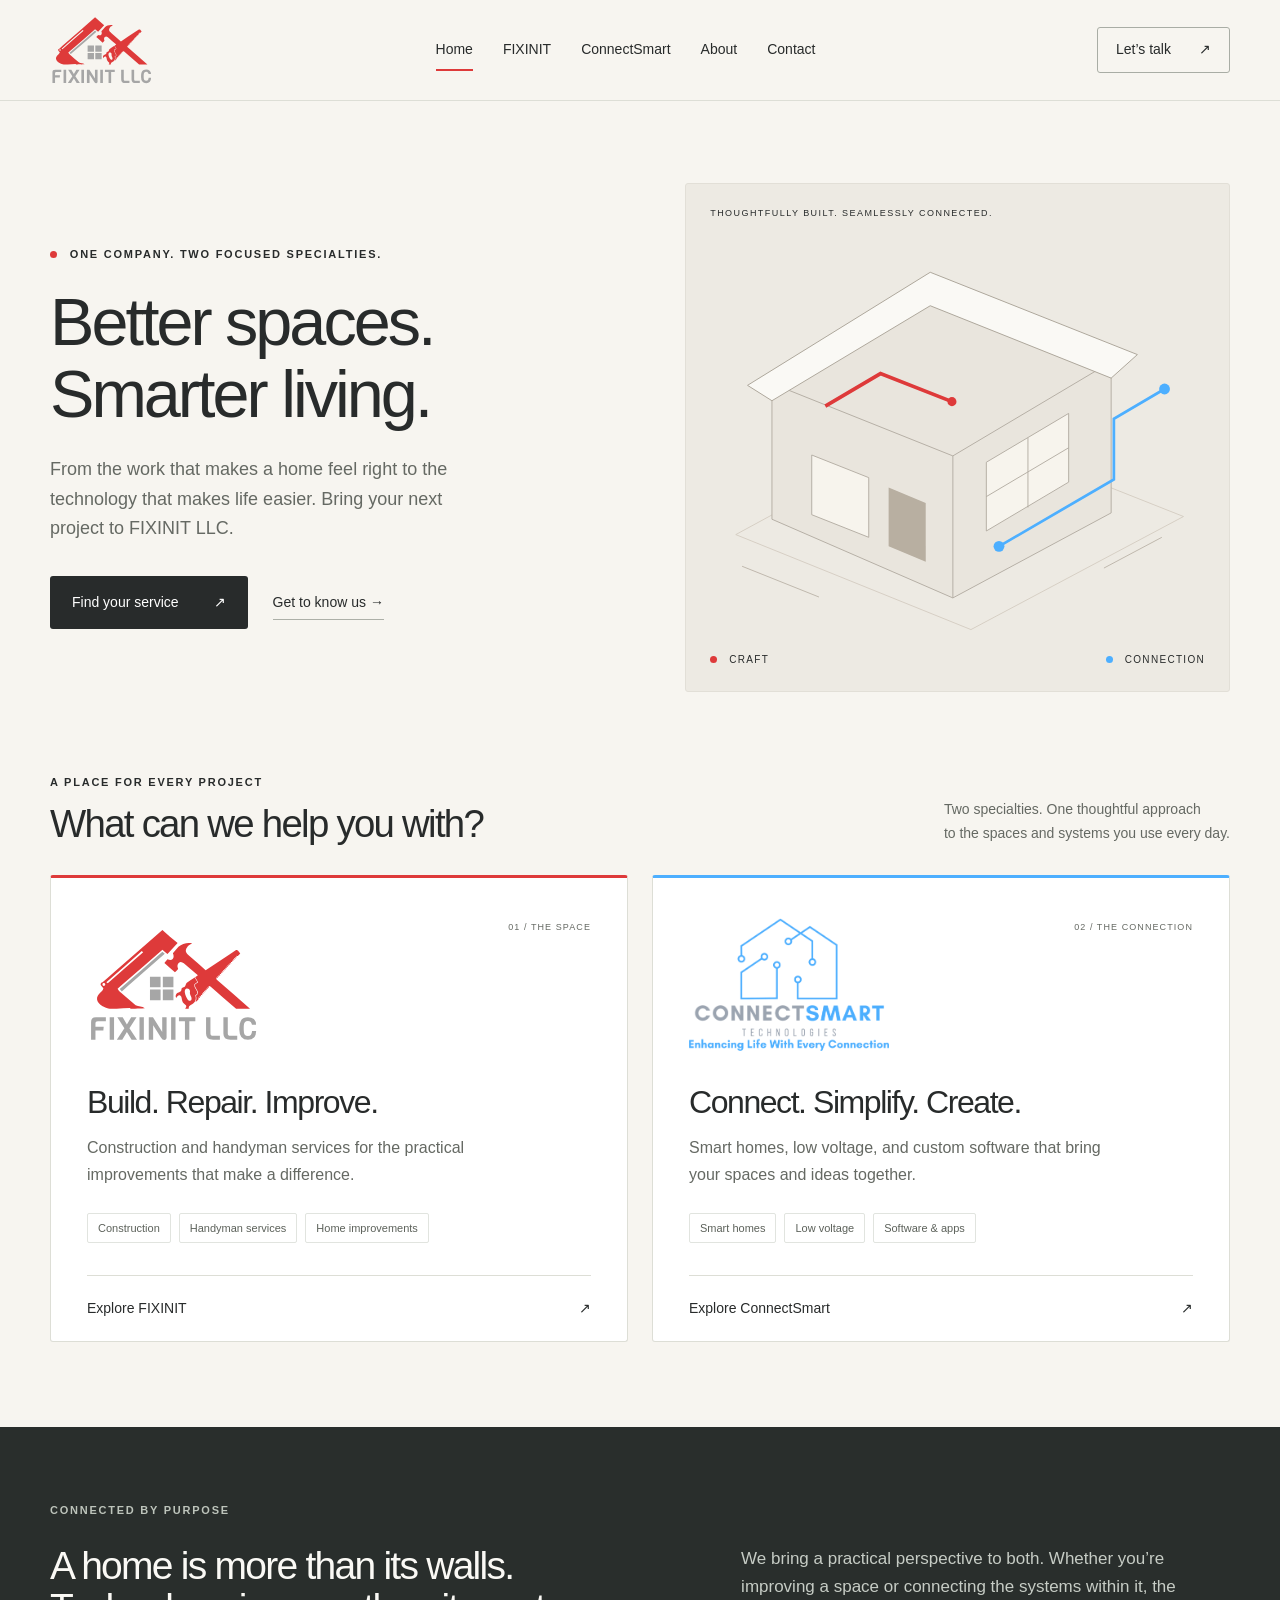
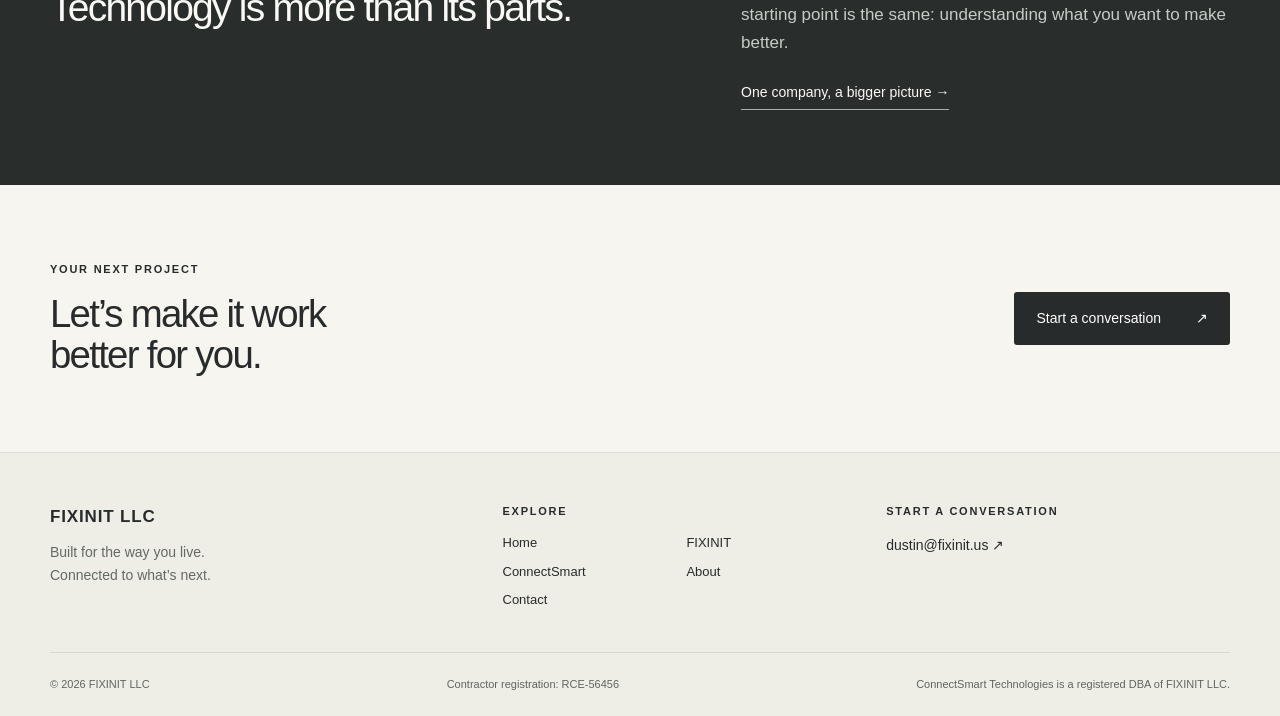
<file: index.html>
<!doctype html><html lang="en"><head><meta charset="utf-8"><meta name="viewport" content="width=device-width, initial-scale=1"><meta name="description" content="FIXINIT LLC brings together construction and handyman services with ConnectSmart smart homes, low voltage, and software development."><title>FIXINIT LLC | Building Connections</title><link rel="icon" href="assets/fixinit-web.svg" type="image/svg+xml"><link rel="stylesheet" href="styles.css"><script src="site.js" defer></script></head><body><a class="skip" href="#main">Skip to content</a><header><div class="header-inner"><a class="brand" href="index.html" aria-label="FIXINIT LLC home"><img src="assets/fixinit-web.svg" width="104" height="70" alt="FIXINIT LLC"></a><button class="menu-toggle" aria-expanded="false" aria-controls="navigation">Menu <span aria-hidden="true">＋</span></button><nav id="navigation" aria-label="Main navigation"><a href="index.html" aria-current="page">Home</a><a href="fixinit.html">FIXINIT</a><a href="connectsmart.html">ConnectSmart</a><a href="about.html">About</a><a href="contact.html">Contact</a></nav><a class="header-cta" href="contact.html">Let’s talk <span aria-hidden="true">↗</span></a></div></header><main id="main"><section class="hero wrap"><div class="hero-copy"><span class="eyebrow"><i class="red-dot"></i> ONE COMPANY. TWO FOCUSED SPECIALTIES.</span><h1>Better spaces.<br>Smarter living.</h1><p>From the work that makes a home feel right to the technology that makes life easier. Bring your next project to FIXINIT LLC.</p><a class="button" href="#services">Find your service<span aria-hidden="true">↗</span></a><a class="text-link" href="about.html">Get to know us <span aria-hidden="true">→</span></a></div><div class="architecture" aria-hidden="true"><div class="art-label">THOUGHTFULLY BUILT. SEAMLESSLY CONNECTED.</div><svg viewBox="0 0 600 480" fill="none"><path d="M55 350 315 455 550 330 285 225Z" stroke="#d4cdc1"/><path d="M95 333V183L270 78 470 159V326L295 420Z" fill="#e9e5dd" stroke="#b1aaa0"/><path d="m95 183 200 80 175-104M295 263v157" stroke="#b1aaa0"/><path d="m68 185 202-125 229 91-29 26-200-80-175 105Z" fill="#faf9f5" stroke="#a7a094"/><path d="M139 262v66l63 25v-66Z" fill="#f7f4ed" stroke="#b1aaa0"/><path d="M224 298v65l41 17v-65Z" fill="#b8afa1"/><path d="m332 270 91-54v76l-91 54Z" fill="#f7f4ed" stroke="#b1aaa0"/><path d="m378 243 0 77m-46-12 91-54" stroke="#b1aaa0"/><path d="m154 208 61-36 79 31" stroke="#de3a3a" stroke-width="4"/><path d="m346 363 127-74v-67l56-33" stroke="#4dafff" stroke-width="3"/><circle cx="346" cy="363" r="6" fill="#4dafff"/><circle cx="529" cy="189" r="6" fill="#4dafff"/><path d="m62 385 85 34m315-32 64-34" stroke="#bbb3a8"/><circle cx="294" cy="203" r="5" fill="#de3a3a"/></svg><div class="art-bottom"><span><i class="red-dot"></i> CRAFT</span><span><i class="blue-dot"></i> CONNECTION</span></div></div></section><section id="services" class="services wrap"><div class="section-head"><div><span class="eyebrow">A place for every project</span><h2>What can we help you with?</h2></div><p>Two specialties. One thoughtful approach<br>to the spaces and systems you use every day.</p></div><div class="service-grid"><article class="service-card fix"><div class="card-brand"><img src="assets/fixinit-web.svg" width="174" height="118" alt="FIXINIT LLC"><span class="card-number">01 / THE SPACE</span></div><h3>Build. Repair. Improve.</h3><p>Construction and handyman services for the practical improvements that make a difference.</p><ul class="tags"><li>Construction</li><li>Handyman services</li><li>Home improvements</li></ul><a class="card-link" href="fixinit.html">Explore FIXINIT<span aria-hidden="true">↗</span></a></article><article class="service-card smart"><div class="card-brand"><img src="assets/connectsmart-slogan.png" width="200" height="132" alt="ConnectSmart Technologies — Enhancing Life With Every Connection"><span class="card-number">02 / THE CONNECTION</span></div><h3>Connect. Simplify. Create.</h3><p>Smart homes, low voltage, and custom software that bring your spaces and ideas together.</p><ul class="tags"><li>Smart homes</li><li>Low voltage</li><li>Software & apps</li></ul><a class="card-link" href="connectsmart.html">Explore ConnectSmart<span aria-hidden="true">↗</span></a></article></div></section><section class="philosophy"><div class="wrap philosophy-inner"><span class="eyebrow">Connected by purpose</span><h2>A home is more than its walls.<br>Technology is more than its parts.</h2><p>We bring a practical perspective to both. Whether you’re improving a space or connecting the systems within it, the starting point is the same: understanding what you want to make better.</p><a class="text-link" href="about.html">One company, a bigger picture <span aria-hidden="true">→</span></a></div></section><section class="contact-band wrap"><div><span class="eyebrow">Your next project</span><h2>Let’s make it work<br>better for you.</h2></div><a class="button" href="contact.html">Start a conversation<span aria-hidden="true">↗</span></a></section></main><footer><div class="footer-top"><div><strong>FIXINIT LLC</strong><p>Built for the way you live.<br>Connected to what’s next.</p></div><div><span class="eyebrow">Explore</span><nav aria-label="Footer navigation"><a href="index.html" aria-current="page">Home</a><a href="fixinit.html">FIXINIT</a><a href="connectsmart.html">ConnectSmart</a><a href="about.html">About</a><a href="contact.html">Contact</a></nav></div><div><span class="eyebrow">Start a conversation</span><a href="mailto:dustin@fixinit.us">dustin@fixinit.us ↗</a></div></div><div class="footer-bottom"><span>© 2026 FIXINIT LLC</span><span>Contractor registration: RCE-56456</span><span>ConnectSmart Technologies is a registered DBA of FIXINIT LLC.</span></div></footer></body></html>
</file>
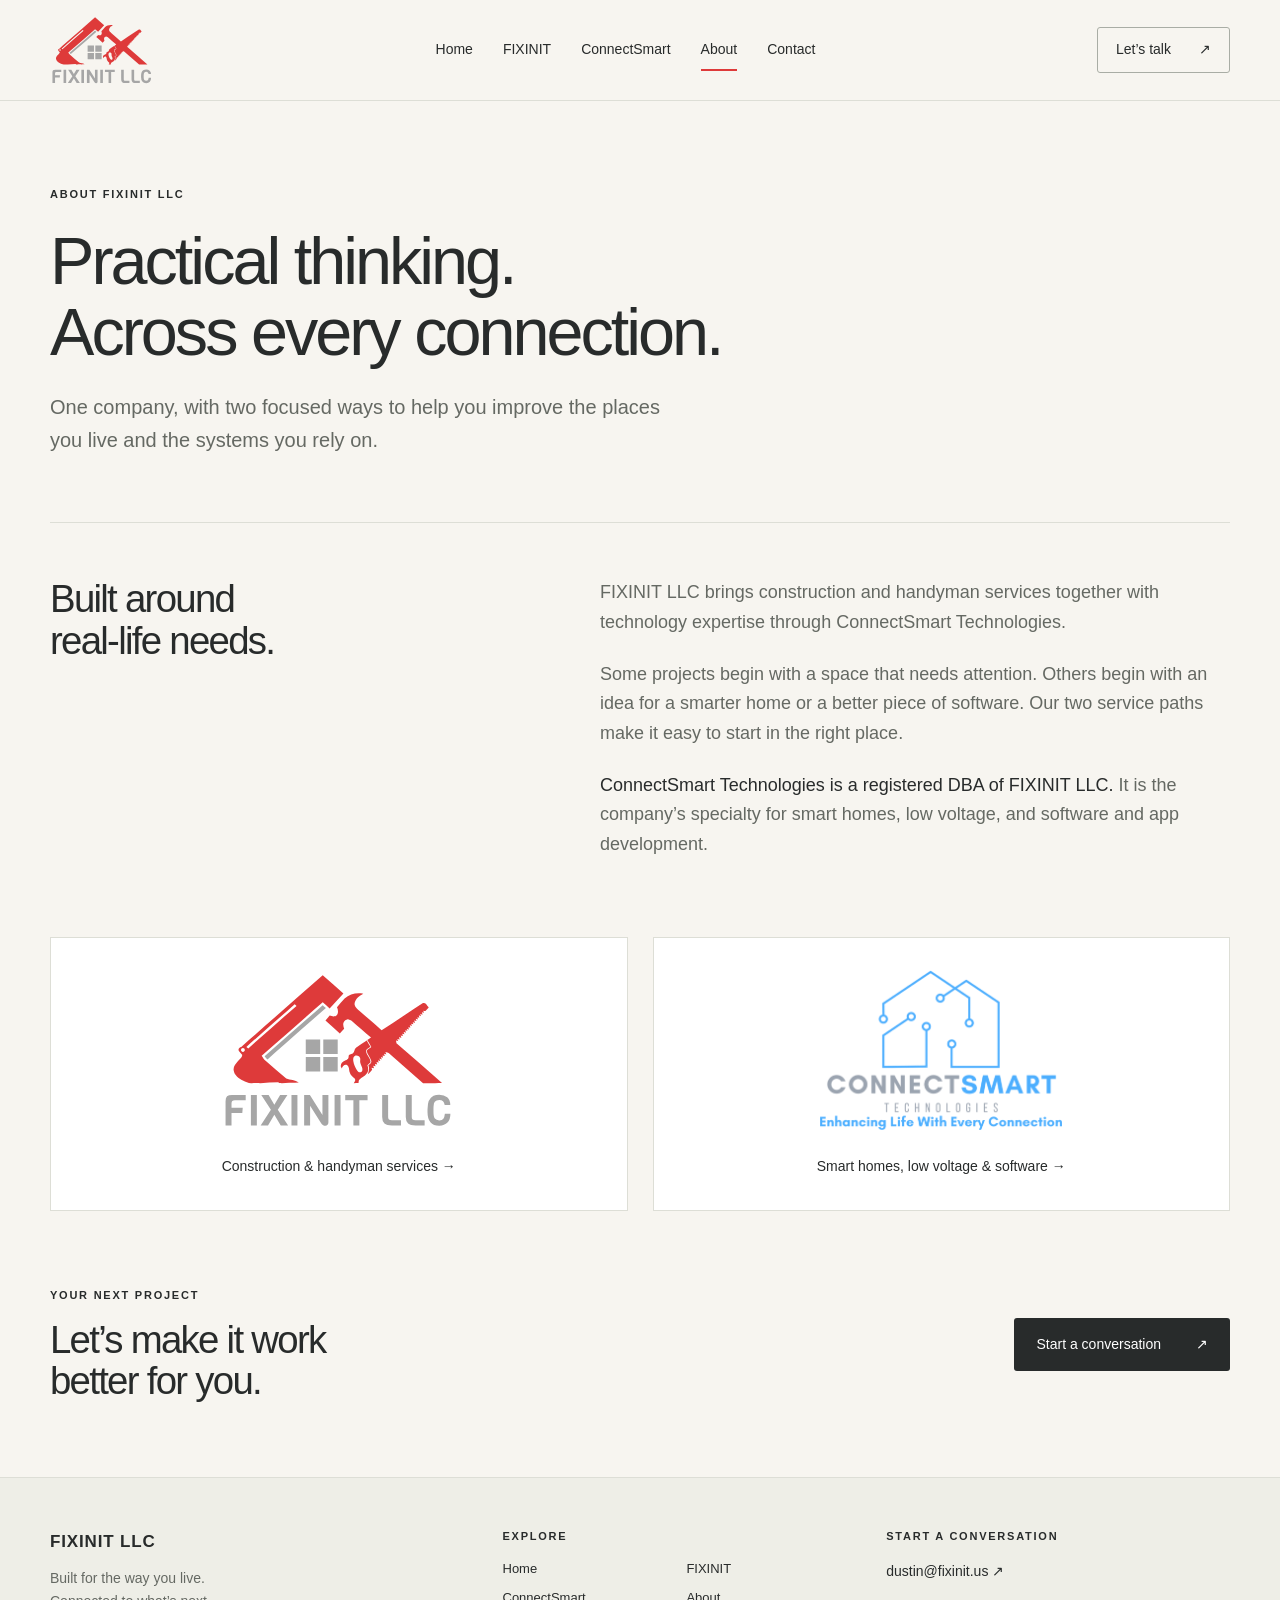
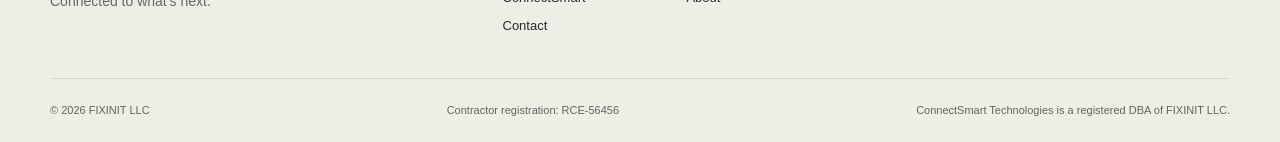
<file: about.html>
<!doctype html><html lang="en"><head><meta charset="utf-8"><meta name="viewport" content="width=device-width, initial-scale=1"><meta name="description" content="FIXINIT LLC brings together construction and handyman services with ConnectSmart smart homes, low voltage, and software development."><title>About | FIXINIT LLC</title><link rel="icon" href="assets/fixinit-web.svg" type="image/svg+xml"><link rel="stylesheet" href="styles.css"><script src="site.js" defer></script></head><body><a class="skip" href="#main">Skip to content</a><header><div class="header-inner"><a class="brand" href="index.html" aria-label="FIXINIT LLC home"><img src="assets/fixinit-web.svg" width="104" height="70" alt="FIXINIT LLC"></a><button class="menu-toggle" aria-expanded="false" aria-controls="navigation">Menu <span aria-hidden="true">＋</span></button><nav id="navigation" aria-label="Main navigation"><a href="index.html">Home</a><a href="fixinit.html">FIXINIT</a><a href="connectsmart.html">ConnectSmart</a><a href="about.html" aria-current="page">About</a><a href="contact.html">Contact</a></nav><a class="header-cta" href="contact.html">Let’s talk <span aria-hidden="true">↗</span></a></div></header><main id="main"><section class="wrap about-hero"><span class="eyebrow">About FIXINIT LLC</span><h1>Practical thinking.<br>Across every connection.</h1><p class="lead">One company, with two focused ways to help you improve the places you live and the systems you rely on.</p></section><section class="wrap about-grid"><h2>Built around<br>real-life needs.</h2><div><p>FIXINIT LLC brings construction and handyman services together with technology expertise through ConnectSmart Technologies.</p><p>Some projects begin with a space that needs attention. Others begin with an idea for a smarter home or a better piece of software. Our two service paths make it easy to start in the right place.</p><p><strong>ConnectSmart Technologies is a registered DBA of FIXINIT LLC.</strong> It is the company’s specialty for smart homes, low voltage, and software and app development.</p></div></section><section class="wrap brand-pair"><a href="fixinit.html"><img src="assets/fixinit-web.svg" width="195" height="132" alt="FIXINIT LLC"><span>Construction & handyman services →</span></a><a href="connectsmart.html"><img src="assets/connectsmart-slogan.png" width="240" height="159" alt="ConnectSmart Technologies — Enhancing Life With Every Connection"><span>Smart homes, low voltage & software →</span></a></section><section class="contact-band wrap"><div><span class="eyebrow">Your next project</span><h2>Let’s make it work<br>better for you.</h2></div><a class="button" href="contact.html">Start a conversation<span aria-hidden="true">↗</span></a></section></main><footer><div class="footer-top"><div><strong>FIXINIT LLC</strong><p>Built for the way you live.<br>Connected to what’s next.</p></div><div><span class="eyebrow">Explore</span><nav aria-label="Footer navigation"><a href="index.html">Home</a><a href="fixinit.html">FIXINIT</a><a href="connectsmart.html">ConnectSmart</a><a href="about.html" aria-current="page">About</a><a href="contact.html">Contact</a></nav></div><div><span class="eyebrow">Start a conversation</span><a href="mailto:dustin@fixinit.us">dustin@fixinit.us ↗</a></div></div><div class="footer-bottom"><span>© 2026 FIXINIT LLC</span><span>Contractor registration: RCE-56456</span><span>ConnectSmart Technologies is a registered DBA of FIXINIT LLC.</span></div></footer></body></html>
</file>
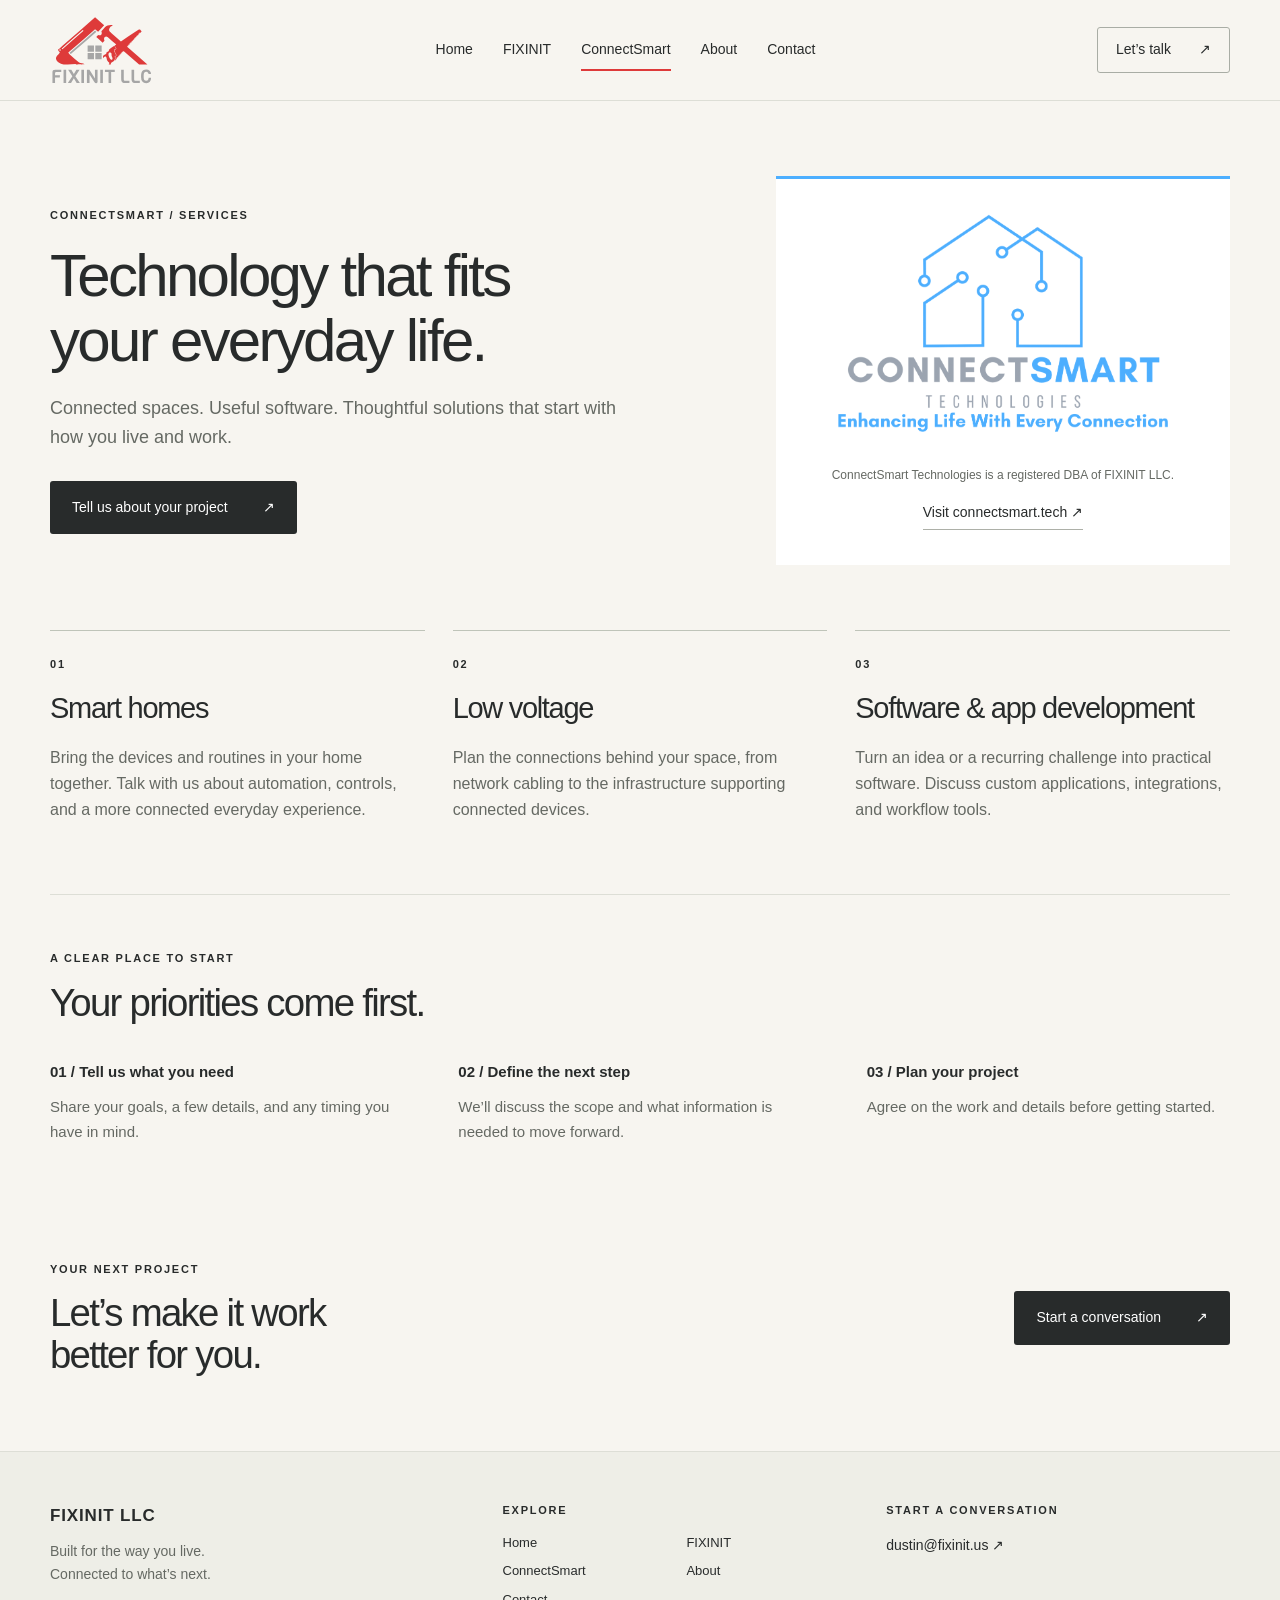
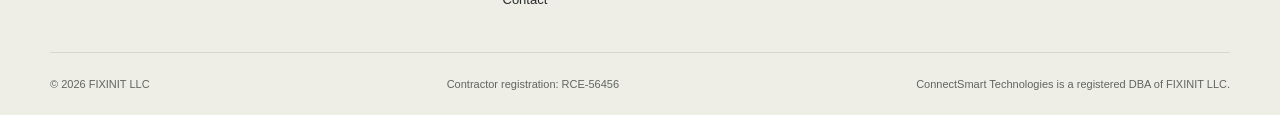
<file: connectsmart.html>
<!doctype html><html lang="en"><head><meta charset="utf-8"><meta name="viewport" content="width=device-width, initial-scale=1"><meta name="description" content="FIXINIT LLC brings together construction and handyman services with ConnectSmart smart homes, low voltage, and software development."><title>ConnectSmart services | FIXINIT LLC</title><link rel="icon" href="assets/fixinit-web.svg" type="image/svg+xml"><link rel="stylesheet" href="styles.css"><script src="site.js" defer></script></head><body><a class="skip" href="#main">Skip to content</a><header><div class="header-inner"><a class="brand" href="index.html" aria-label="FIXINIT LLC home"><img src="assets/fixinit-web.svg" width="104" height="70" alt="FIXINIT LLC"></a><button class="menu-toggle" aria-expanded="false" aria-controls="navigation">Menu <span aria-hidden="true">＋</span></button><nav id="navigation" aria-label="Main navigation"><a href="index.html">Home</a><a href="fixinit.html">FIXINIT</a><a href="connectsmart.html" aria-current="page">ConnectSmart</a><a href="about.html">About</a><a href="contact.html">Contact</a></nav><a class="header-cta" href="contact.html">Let’s talk <span aria-hidden="true">↗</span></a></div></header><main id="main"><section class="service-hero wrap blue"><div><span class="eyebrow">ConnectSmart / SERVICES</span><h1>Technology that fits<br>your everyday life.</h1><p>Connected spaces. Useful software. Thoughtful solutions that start with how you live and work.</p><a class="button" href="contact.html?service=connectsmart">Tell us about your project<span aria-hidden="true">↗</span></a></div><div class="logo-panel"><img src="assets/connectsmart-slogan.png" alt="ConnectSmart Technologies — Enhancing Life With Every Connection" width="330" height="224"><p class="legal">ConnectSmart Technologies is a registered DBA of FIXINIT LLC.</p><a class="text-link" href="https://connectsmart.tech">Visit connectsmart.tech ↗</a></div></section><section class="wrap detail-grid"><article class="detail-card"><span class="eyebrow">01</span><h2>Smart homes</h2><p>Bring the devices and routines in your home together. Talk with us about automation, controls, and a more connected everyday experience.</p></article><article class="detail-card"><span class="eyebrow">02</span><h2>Low voltage</h2><p>Plan the connections behind your space, from network cabling to the infrastructure supporting connected devices.</p></article><article class="detail-card"><span class="eyebrow">03</span><h2>Software & app development</h2><p>Turn an idea or a recurring challenge into practical software. Discuss custom applications, integrations, and workflow tools.</p></article></section><section class="wrap next-step"><span class="eyebrow">A clear place to start</span><h2>Your priorities come first.</h2><div class="steps"><div><b>01 / Tell us what you need</b><p>Share your goals, a few details, and any timing you have in mind.</p></div><div><b>02 / Define the next step</b><p>We’ll discuss the scope and what information is needed to move forward.</p></div><div><b>03 / Plan your project</b><p>Agree on the work and details before getting started.</p></div></div></section><section class="contact-band wrap"><div><span class="eyebrow">Your next project</span><h2>Let’s make it work<br>better for you.</h2></div><a class="button" href="contact.html">Start a conversation<span aria-hidden="true">↗</span></a></section></main><footer><div class="footer-top"><div><strong>FIXINIT LLC</strong><p>Built for the way you live.<br>Connected to what’s next.</p></div><div><span class="eyebrow">Explore</span><nav aria-label="Footer navigation"><a href="index.html">Home</a><a href="fixinit.html">FIXINIT</a><a href="connectsmart.html" aria-current="page">ConnectSmart</a><a href="about.html">About</a><a href="contact.html">Contact</a></nav></div><div><span class="eyebrow">Start a conversation</span><a href="mailto:dustin@fixinit.us">dustin@fixinit.us ↗</a></div></div><div class="footer-bottom"><span>© 2026 FIXINIT LLC</span><span>Contractor registration: RCE-56456</span><span>ConnectSmart Technologies is a registered DBA of FIXINIT LLC.</span></div></footer></body></html>
</file>
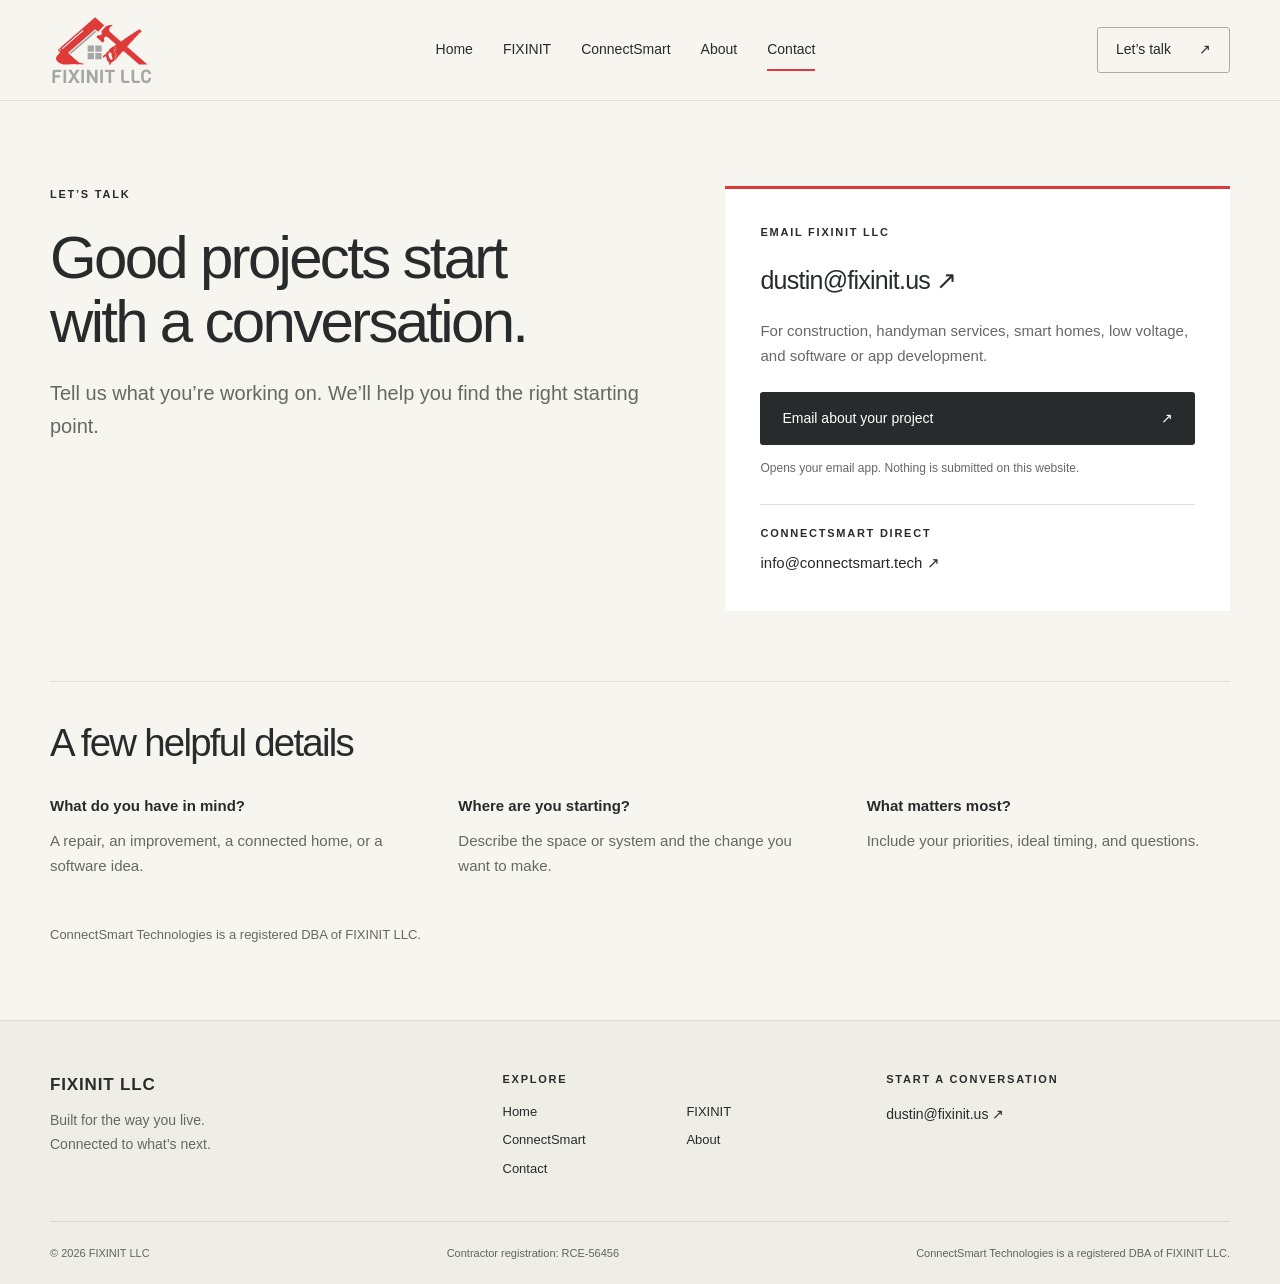
<file: contact.html>
<!doctype html><html lang="en"><head><meta charset="utf-8"><meta name="viewport" content="width=device-width, initial-scale=1"><meta name="description" content="FIXINIT LLC brings together construction and handyman services with ConnectSmart smart homes, low voltage, and software development."><title>Contact | FIXINIT LLC</title><link rel="icon" href="assets/fixinit-web.svg" type="image/svg+xml"><link rel="stylesheet" href="styles.css"><script src="site.js" defer></script></head><body><a class="skip" href="#main">Skip to content</a><header><div class="header-inner"><a class="brand" href="index.html" aria-label="FIXINIT LLC home"><img src="assets/fixinit-web.svg" width="104" height="70" alt="FIXINIT LLC"></a><button class="menu-toggle" aria-expanded="false" aria-controls="navigation">Menu <span aria-hidden="true">＋</span></button><nav id="navigation" aria-label="Main navigation"><a href="index.html">Home</a><a href="fixinit.html">FIXINIT</a><a href="connectsmart.html">ConnectSmart</a><a href="about.html">About</a><a href="contact.html" aria-current="page">Contact</a></nav><a class="header-cta" href="contact.html">Let’s talk <span aria-hidden="true">↗</span></a></div></header><main id="main"><section class="wrap contact-hero"><div><span class="eyebrow">Let’s talk</span><h1>Good projects start<br>with a conversation.</h1><p class="lead">Tell us what you’re working on. We’ll help you find the right starting point.</p></div><div class="email-card"><span class="eyebrow">Email FIXINIT LLC</span><a class="email-address" href="mailto:dustin@fixinit.us">dustin@fixinit.us <span aria-hidden="true">↗</span></a><p>For construction, handyman services, smart homes, low voltage, and software or app development.</p><a class="button" id="email-project" href="mailto:dustin@fixinit.us?subject=Project%20inquiry">Email about your project <span aria-hidden="true">↗</span></a><small>Opens your email app. Nothing is submitted on this website.</small><div class="direct-contact"><span class="eyebrow">ConnectSmart direct</span><a href="mailto:info@connectsmart.tech">info@connectsmart.tech ↗</a></div></div></section><section class="wrap contact-help"><h2>A few helpful details</h2><div class="steps"><div><b>What do you have in mind?</b><p>A repair, an improvement, a connected home, or a software idea.</p></div><div><b>Where are you starting?</b><p>Describe the space or system and the change you want to make.</p></div><div><b>What matters most?</b><p>Include your priorities, ideal timing, and questions.</p></div></div><p class="legal">ConnectSmart Technologies is a registered DBA of FIXINIT LLC.</p></section></main><footer><div class="footer-top"><div><strong>FIXINIT LLC</strong><p>Built for the way you live.<br>Connected to what’s next.</p></div><div><span class="eyebrow">Explore</span><nav aria-label="Footer navigation"><a href="index.html">Home</a><a href="fixinit.html">FIXINIT</a><a href="connectsmart.html">ConnectSmart</a><a href="about.html">About</a><a href="contact.html" aria-current="page">Contact</a></nav></div><div><span class="eyebrow">Start a conversation</span><a href="mailto:dustin@fixinit.us">dustin@fixinit.us ↗</a></div></div><div class="footer-bottom"><span>© 2026 FIXINIT LLC</span><span>Contractor registration: RCE-56456</span><span>ConnectSmart Technologies is a registered DBA of FIXINIT LLC.</span></div></footer></body></html>
</file>
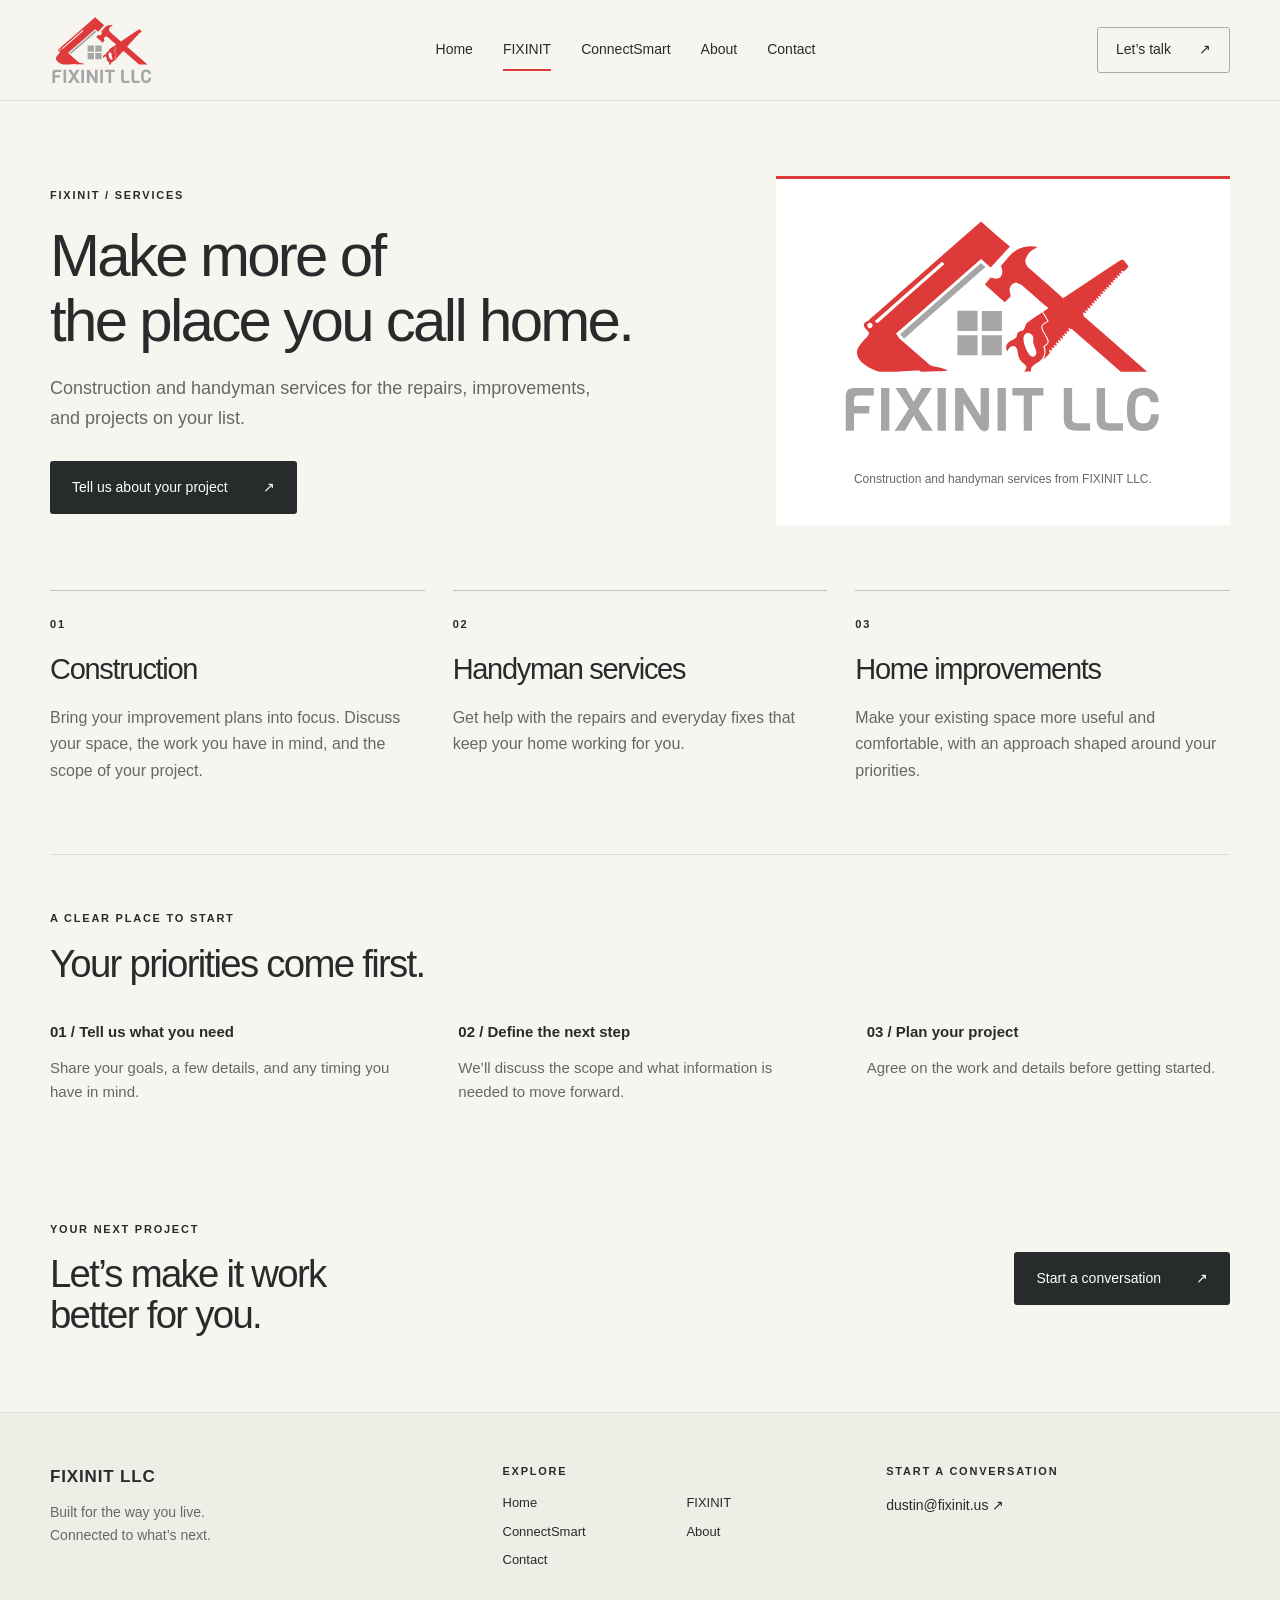
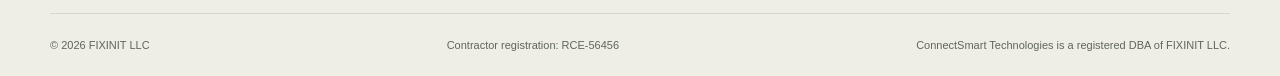
<file: fixinit.html>
<!doctype html><html lang="en"><head><meta charset="utf-8"><meta name="viewport" content="width=device-width, initial-scale=1"><meta name="description" content="FIXINIT LLC brings together construction and handyman services with ConnectSmart smart homes, low voltage, and software development."><title>FIXINIT services | FIXINIT LLC</title><link rel="icon" href="assets/fixinit-web.svg" type="image/svg+xml"><link rel="stylesheet" href="styles.css"><script src="site.js" defer></script></head><body><a class="skip" href="#main">Skip to content</a><header><div class="header-inner"><a class="brand" href="index.html" aria-label="FIXINIT LLC home"><img src="assets/fixinit-web.svg" width="104" height="70" alt="FIXINIT LLC"></a><button class="menu-toggle" aria-expanded="false" aria-controls="navigation">Menu <span aria-hidden="true">＋</span></button><nav id="navigation" aria-label="Main navigation"><a href="index.html">Home</a><a href="fixinit.html" aria-current="page">FIXINIT</a><a href="connectsmart.html">ConnectSmart</a><a href="about.html">About</a><a href="contact.html">Contact</a></nav><a class="header-cta" href="contact.html">Let’s talk <span aria-hidden="true">↗</span></a></div></header><main id="main"><section class="service-hero wrap "><div><span class="eyebrow">FIXINIT / SERVICES</span><h1>Make more of<br>the place you call home.</h1><p>Construction and handyman services for the repairs, improvements, and projects on your list.</p><a class="button" href="contact.html?service=fixinit">Tell us about your project<span aria-hidden="true">↗</span></a></div><div class="logo-panel"><img src="assets/fixinit-web.svg" alt="FIXINIT LLC" width="330" height="224"><p class="legal">Construction and handyman services from FIXINIT LLC.</p></div></section><section class="wrap detail-grid"><article class="detail-card"><span class="eyebrow">01</span><h2>Construction</h2><p>Bring your improvement plans into focus. Discuss your space, the work you have in mind, and the scope of your project.</p></article><article class="detail-card"><span class="eyebrow">02</span><h2>Handyman services</h2><p>Get help with the repairs and everyday fixes that keep your home working for you.</p></article><article class="detail-card"><span class="eyebrow">03</span><h2>Home improvements</h2><p>Make your existing space more useful and comfortable, with an approach shaped around your priorities.</p></article></section><section class="wrap next-step"><span class="eyebrow">A clear place to start</span><h2>Your priorities come first.</h2><div class="steps"><div><b>01 / Tell us what you need</b><p>Share your goals, a few details, and any timing you have in mind.</p></div><div><b>02 / Define the next step</b><p>We’ll discuss the scope and what information is needed to move forward.</p></div><div><b>03 / Plan your project</b><p>Agree on the work and details before getting started.</p></div></div></section><section class="contact-band wrap"><div><span class="eyebrow">Your next project</span><h2>Let’s make it work<br>better for you.</h2></div><a class="button" href="contact.html">Start a conversation<span aria-hidden="true">↗</span></a></section></main><footer><div class="footer-top"><div><strong>FIXINIT LLC</strong><p>Built for the way you live.<br>Connected to what’s next.</p></div><div><span class="eyebrow">Explore</span><nav aria-label="Footer navigation"><a href="index.html">Home</a><a href="fixinit.html" aria-current="page">FIXINIT</a><a href="connectsmart.html">ConnectSmart</a><a href="about.html">About</a><a href="contact.html">Contact</a></nav></div><div><span class="eyebrow">Start a conversation</span><a href="mailto:dustin@fixinit.us">dustin@fixinit.us ↗</a></div></div><div class="footer-bottom"><span>© 2026 FIXINIT LLC</span><span>Contractor registration: RCE-56456</span><span>ConnectSmart Technologies is a registered DBA of FIXINIT LLC.</span></div></footer></body></html>
</file>
<file: styles.css>
:root{--paper:#f7f5f0;--ink:#282b2b;--muted:#656963;--line:#ddded6;--red:#de3a3a;--blue:#4dafff;--white:#fff;--max:1180px}*{box-sizing:border-box}html{scroll-behavior:smooth;scroll-padding-top:115px}body{margin:0;background:var(--paper);color:var(--ink);font:16px/1.65 -apple-system,BlinkMacSystemFont,"Segoe UI",Arial,sans-serif}a{color:inherit;text-decoration:none}button{font:inherit}img{max-width:100%;height:auto}h1,h2,h3,p{margin:0}h1,h2,h3{line-height:1.08;letter-spacing:-.045em;font-weight:500}h1{font-size:clamp(44px,5.2vw,72px)}h2{font-size:clamp(30px,3vw,42px)}h3{font-size:32px}p{color:var(--muted)}.wrap{max-width:var(--max);margin:auto;width:calc(100% - 96px)}header{background:rgba(247,245,240,.97);border-bottom:1px solid var(--line);position:sticky;top:0;z-index:10}.header-inner{max-width:var(--max);width:calc(100% - 96px);height:100px;margin:auto;display:flex;align-items:center;justify-content:space-between;gap:35px}.brand{display:flex;align-items:center}.brand img{width:104px;height:70px;object-fit:contain}nav{display:flex;gap:30px}header nav a{font-size:14px;padding:14px 0;position:relative}header nav a[aria-current=page]:after{content:"";height:2px;position:absolute;bottom:5px;left:0;right:0;background:var(--red)}.header-cta{font-size:14px;border:1px solid #a9ada5;border-radius:3px;padding:10px 18px;display:flex;gap:28px}.menu-toggle{display:none}.eyebrow{font-size:11px;letter-spacing:.16em;font-weight:650;text-transform:uppercase;display:block;line-height:1.6}.red-dot,.blue-dot{display:inline-block;width:7px;height:7px;border-radius:50%;background:var(--red);margin-right:8px}.blue-dot{background:var(--blue)}.hero{display:grid;grid-template-columns:1.1fr 1fr;gap:36px;padding-top:82px;padding-bottom:82px;align-items:center}.hero h1{margin:24px 0}.hero p{max-width:450px;font-size:18px}.button{display:inline-flex;justify-content:space-between;align-items:center;gap:35px;background:var(--ink);color:#fff;padding:15px 22px;border-radius:3px;font-size:14px;font-weight:500;min-height:50px}.button:hover{background:#454a46}.hero .button{margin-top:32px}.text-link{display:inline-block;font-size:14px;border-bottom:1px solid #adb0a8;padding-bottom:5px}.hero .text-link{margin-left:25px}.architecture{position:relative;background:#edeae3;border:1px solid #e2dfd7;min-width:0;overflow:hidden;border-radius:3px}.art-label{font-size:9px;letter-spacing:.16em;padding:22px 24px}.architecture svg{width:100%;display:block;margin-top:-25px}.art-bottom{display:flex;justify-content:space-between;font-size:10px;letter-spacing:.13em;padding:0 24px 22px}.services{padding-bottom:85px;scroll-margin-top:20px}.section-head{display:flex;justify-content:space-between;align-items:end;gap:30px;margin-bottom:30px}.section-head h2{margin-top:12px}.section-head p{font-size:14px}.service-grid{display:grid;grid-template-columns:1fr 1fr;gap:24px}.service-card{background:#fff;border:1px solid var(--line);border-top:3px solid var(--red);border-radius:3px;padding:32px 36px 0}.service-card.smart{border-top-color:var(--blue)}.card-brand{display:flex;align-items:center;justify-content:space-between;gap:15px;height:150px;margin-bottom:25px}.card-brand img{object-fit:contain}.card-number{align-self:flex-start;font-size:9px;letter-spacing:.12em;color:var(--muted);padding-top:10px}.service-card h3{margin-bottom:16px}.service-card p{max-width:440px;font-size:16px}.tags{display:flex;flex-wrap:wrap;gap:8px;list-style:none;padding:0;margin:25px 0 32px}.tags li{font-size:11px;color:#5c615a;padding:5px 10px;border:1px solid #e1e4df;border-radius:2px}.card-link{display:flex;justify-content:space-between;padding:21px 0;border-top:1px solid var(--line);font-size:14px}.card-link:hover{text-decoration:underline}.philosophy{background:#292e2c;color:#faf9f5;padding:75px 0}.philosophy-inner{display:grid;grid-template-columns:1.25fr 1fr;column-gap:80px}.philosophy .eyebrow{grid-column:1/-1;color:#bdc4bb;margin-bottom:25px}.philosophy h2{font-size:39px}.philosophy p{color:#c6ccc5;font-size:17px}.philosophy .text-link{grid-column:2;justify-self:start;margin-top:24px}.contact-band{padding:76px 0;display:flex;justify-content:space-between;align-items:center;gap:35px}.contact-band h2{margin-top:14px}footer{border-top:1px solid var(--line);padding:50px max(48px,calc((100vw - var(--max))/2)) 22px;background:#eeeee7}.footer-top{display:grid;grid-template-columns:1.2fr 1fr 1fr;gap:40px;padding-bottom:42px}.footer-top strong{font-size:17px;letter-spacing:.05em}.footer-top p{font-size:14px;margin-top:10px}.footer-top nav{margin-top:12px;display:grid;grid-template-columns:1fr 1fr;gap:7px 24px;font-size:13px}.footer-top>.eyebrow{margin-bottom:12px}.footer-top>div>a{display:block;margin-top:14px;font-size:14px}.footer-bottom{border-top:1px solid #d5d8ce;padding-top:22px;display:flex;justify-content:space-between;gap:20px;font-size:11px;color:#60665d}.service-hero{display:grid;grid-template-columns:1.4fr 1fr;gap:90px;padding-top:75px;padding-bottom:65px;align-items:center}.service-hero h1{font-size:60px;margin:20px 0}.service-hero p{font-size:18px;max-width:570px}.service-hero .button{margin-top:28px}.logo-panel{background:#fff;border-top:3px solid var(--red);padding:35px;text-align:center}.blue .logo-panel{border-color:var(--blue)}.logo-panel img{object-fit:contain;max-height:230px}.logo-panel .legal{font-size:12px;margin-top:25px}.logo-panel .text-link{margin-top:15px}.detail-grid{display:grid;grid-template-columns:repeat(3,1fr);gap:28px;padding-bottom:70px}.detail-card{border-top:1px solid #bfc4b9;padding-top:25px}.detail-card h2{font-size:29px;margin:20px 0}.detail-card p{font-size:16px}.next-step{border-top:1px solid var(--line);padding:55px 0 40px}.next-step h2{margin:15px 0 35px}.steps{display:grid;grid-template-columns:repeat(3,1fr);gap:45px}.steps b{font-size:15px;font-weight:600}.steps p{font-size:15px;margin-top:10px}.about-hero{padding:85px 0 65px}.about-hero h1{margin:22px 0}.lead{font-size:20px;max-width:640px}.about-grid{border-top:1px solid var(--line);padding:55px 0;display:grid;grid-template-columns:1fr 1.4fr;gap:100px}.about-grid p{margin-bottom:22px;font-size:18px}.about-grid strong{color:var(--ink);font-weight:500}.brand-pair{display:grid;grid-template-columns:1fr 1fr;gap:25px}.brand-pair a{background:#fff;border:1px solid var(--line);padding:32px;display:flex;flex-direction:column;align-items:center;justify-content:space-between;gap:25px;font-size:14px}.brand-pair img{height:160px;width:250px;object-fit:contain}.contact-hero{padding:85px 0 70px;display:grid;grid-template-columns:1.2fr 1fr;gap:70px}.contact-hero h1{font-size:60px;margin:22px 0}.email-card{align-self:center;background:#fff;padding:35px;border-top:3px solid var(--red)}.email-address{display:block;font-size:25px;letter-spacing:-.03em;margin:18px 0}.email-card p{font-size:15px}.email-card .button{margin:24px 0 14px;width:100%;gap:10px}.email-card small{display:block;font-size:12px;color:var(--muted)}.contact-help{padding:40px 0 75px;border-top:1px solid var(--line)}.contact-help h2{margin-bottom:30px}.legal{font-size:13px}.contact-help>.legal{margin-top:45px}.skip{position:fixed;top:-100px;left:16px;z-index:99;padding:12px 18px;background:var(--ink);color:white}.skip:focus{top:12px}:focus-visible{outline:3px solid #236a93;outline-offset:5px}a:hover{filter:brightness(.92)}
@media(max-width:1050px){.hero{gap:20px}.hero .text-link{margin:20px 0 0;display:table}.card-brand{flex-direction:column;align-items:start;height:175px}.card-number{order:-1}.service-hero{gap:40px}.service-hero h1,.contact-hero h1{font-size:48px}.contact-hero{gap:35px}.philosophy-inner{gap:25px 45px}.philosophy h2{font-size:34px}}
@media(max-width:800px){.wrap,.header-inner{width:calc(100% - 40px)}.header-inner{height:83px;gap:15px}.brand img{width:87px;height:61px}.header-cta{display:none}.menu-toggle{display:flex;gap:25px;align-items:center;background:none;border:1px solid #a9ada5;border-radius:3px;padding:9px 14px;font-size:14px;cursor:pointer}header nav{display:none;position:absolute;top:83px;left:0;right:0;background:var(--paper);padding:15px 25px 25px;border-bottom:1px solid var(--line);gap:8px;box-shadow:0 12px 20px #0000000b}header nav.open{display:grid}header nav a{padding:12px 0}header nav a[aria-current=page]:after{right:auto;width:30px}.hero{grid-template-columns:1fr;padding:48px 0;gap:35px}.hero h1{font-size:54px}.hero p{font-size:17px}.hero .text-link{display:inline-block;margin-left:20px}.hero .eyebrow{font-size:9px}.architecture{max-width:540px;width:100%;justify-self:center}.architecture svg{max-height:360px}.section-head{display:block;margin-bottom:25px}.section-head p{margin-top:18px}.service-grid{grid-template-columns:1fr}.service-card{padding:25px 25px 0}.card-brand{height:155px;flex-direction:row;align-items:center}.card-number{order:0;font-size:8px}.card-brand img{max-width:190px}.service-card h3{font-size:30px}.services{padding-bottom:50px}.philosophy{padding:50px 0}.philosophy-inner{display:block}.philosophy h2{font-size:32px}.philosophy p{margin-top:25px}.contact-band{padding:50px 0;align-items:start;flex-direction:column;gap:25px}.footer-top{grid-template-columns:1fr 1fr;gap:30px}.footer-top>div:first-child{grid-column:1/-1}footer{padding:35px 20px 22px}.footer-bottom{display:block}.footer-bottom span{display:block;margin-bottom:10px}.service-hero{grid-template-columns:1fr;padding:50px 0;gap:35px}.service-hero h1,.contact-hero h1{font-size:47px}.logo-panel{max-width:500px;width:100%}.logo-panel img{max-width:280px}.detail-grid,.steps{grid-template-columns:1fr;gap:30px}.detail-grid{padding-bottom:45px}.detail-card h2{margin:12px 0}.next-step{padding:35px 0}.about-hero{padding:50px 0 40px}.about-hero h1{font-size:47px}.lead{font-size:18px}.about-grid{grid-template-columns:1fr;gap:25px;padding:35px 0}.about-grid p{font-size:17px}.brand-pair{grid-template-columns:1fr}.contact-hero{grid-template-columns:1fr;padding:50px 0;gap:30px}.email-card{padding:25px}.contact-help{padding-bottom:50px}}
@media(max-width:380px){.hero h1{font-size:46px}.hero .text-link{display:table;margin-left:0}.card-brand{flex-direction:column;align-items:start;height:auto;gap:15px}.card-number{order:-1}.card-brand img{max-height:125px;width:auto}.email-address{font-size:22px}.service-hero h1,.contact-hero h1,.about-hero h1{font-size:40px}}
@media(prefers-reduced-motion:reduce){html{scroll-behavior:auto}}
.service-hero>*{min-width:0}.logo-panel img{max-width:100%}

@media(max-width:800px){html:not(.js) header{position:static}html:not(.js) .header-inner{height:auto;flex-wrap:wrap;padding:12px 0}html:not(.js) .menu-toggle{display:none}html:not(.js) header nav{display:flex;position:static;flex-wrap:wrap;width:100%;padding:0;box-shadow:none;border:0;gap:8px 20px}}
.direct-contact{border-top:1px solid var(--line);margin-top:25px;padding-top:20px}.direct-contact a{display:block;font-size:15px;margin-top:8px}
</file>
